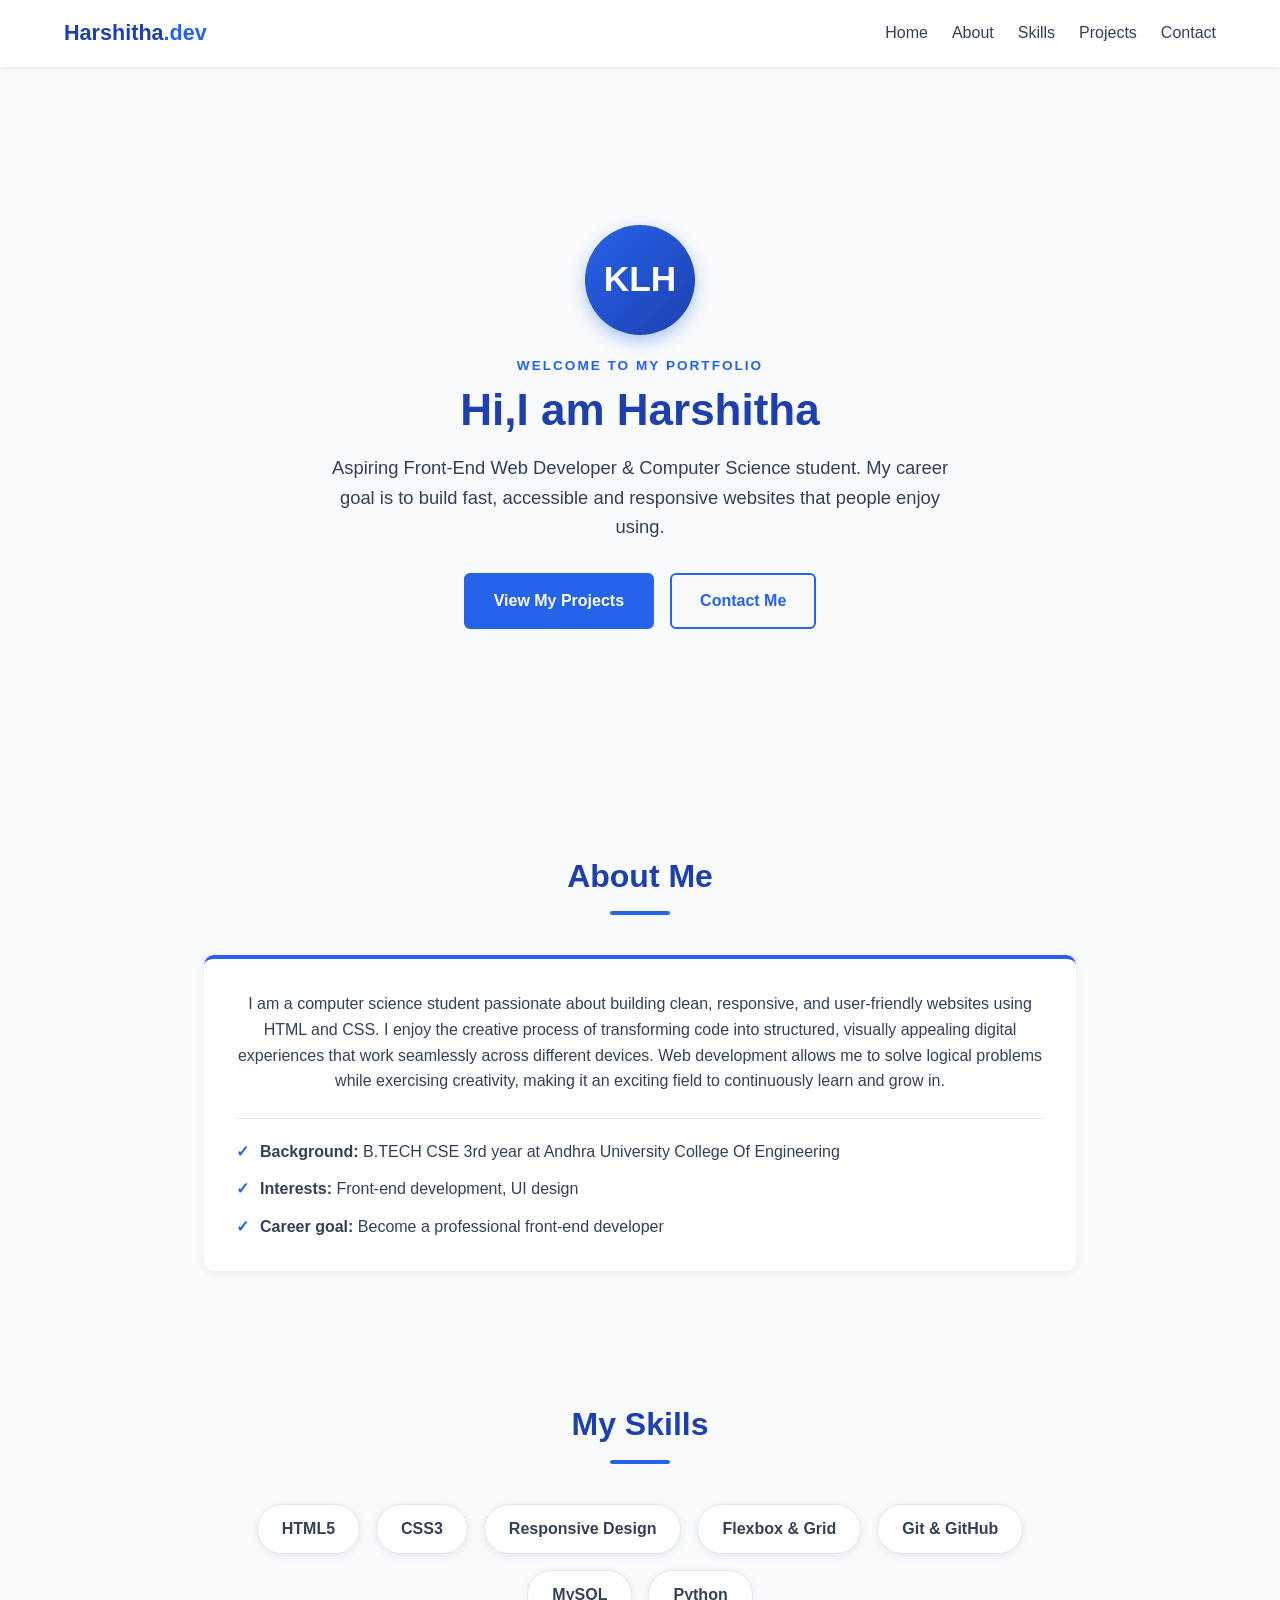
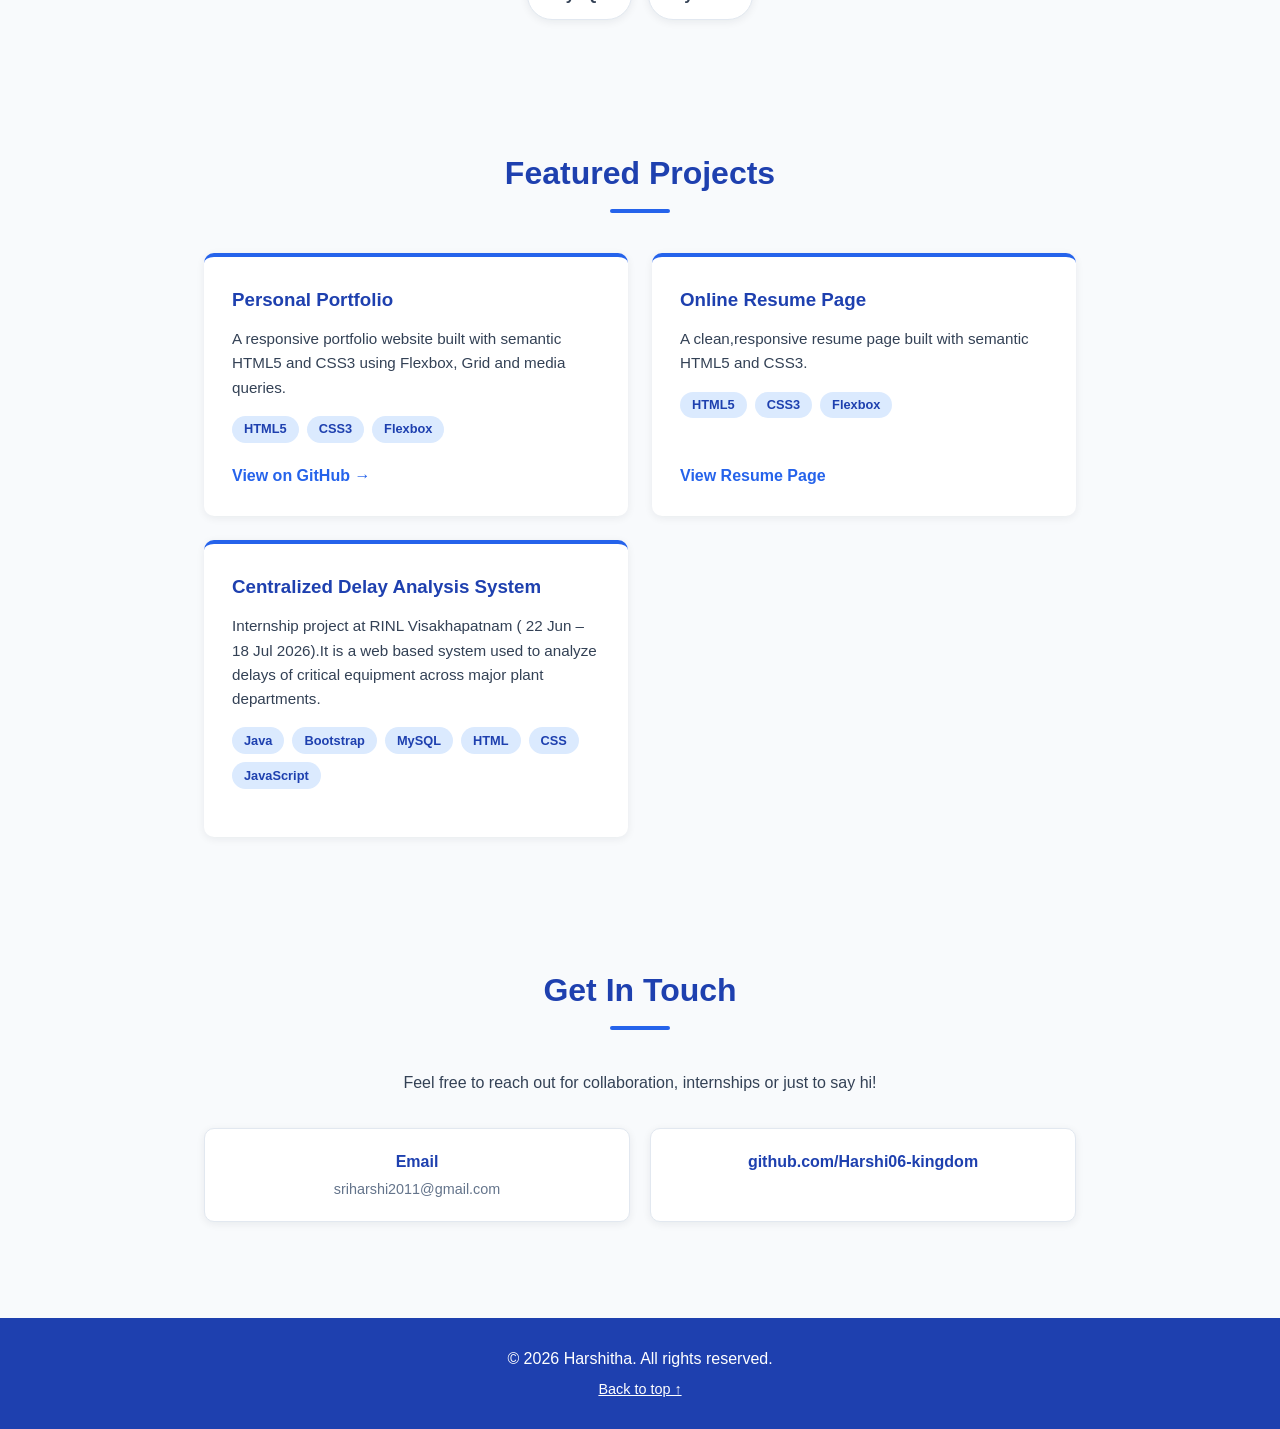
<file: index.html>
<!DOCTYPE html>
<html lang="en">
<head>
    <meta charset="UTF-8">
    <meta name="viewport" content="width=device-width, initial-scale=1.0">
    <meta name="description" content="Personal portfolio of Harshitha, an aspiring front-end web developer.">
    <title>Kallepalli Lakshmi Harshitha | Web Developer Portfolio</title>
    <link rel="stylesheet" href="style.css">
</head>
<body>

    <a class="skip-link" href="#main">Skip to main content</a>

    <!-- Header & Navigation -->
    <header>
        <a class="logo" href="#home" aria-label="Harshitha - back to top">Harshitha<span>.dev</span></a>
        <nav aria-label="Main navigation">
            <ul>
                <li><a href="#home">Home</a></li>
                <li><a href="#about">About</a></li>
                <li><a href="#skills">Skills</a></li>
                <li><a href="#projects">Projects</a></li>
                <li><a href="#contact">Contact</a></li>
            </ul>
        </nav>
    </header>

    <main id="main">

        <!-- Hero -->
        <section id="home" class="hero" aria-labelledby="hero-title">
            <div class="hero-content">
                <div class="avatar" role="img" aria-label="Profile picture placeholder">KLH</div>
                <p class="eyebrow">Welcome to my portfolio</p>
                <h1 id="hero-title">Hi,I am Harshitha</h1>
                <p class="hero-text">Aspiring Front-End Web Developer &amp; Computer Science student. My career goal is to build fast, accessible and responsive websites that people enjoy using.</p>
                <div class="hero-buttons">
                    <a href="#projects" class="btn">View My Projects</a>
                    <a href="#contact" class="btn btn-outline">Contact Me</a>
                </div>
            </div>
        </section>

        <!-- About -->
        <section id="about" class="about" aria-labelledby="about-title">
            <h2 id="about-title">About Me</h2>
            <div class="about-container">
                <p>I am a computer science student passionate about building clean, responsive, and user-friendly websites using HTML and CSS. I enjoy the creative process of transforming code into structured, visually appealing digital experiences that work seamlessly across different devices. Web development allows me to solve logical problems while exercising creativity, making it an exciting field to continuously learn and grow in.</p>
                <ul class="about-facts">
                    <li><strong>Background:</strong> B.TECH CSE 3rd year at Andhra University College Of Engineering</li>
                    <li><strong>Interests:</strong> Front-end development, UI design</li>
                    <li><strong>Career goal:</strong> Become a professional front-end developer</li>
                </ul>
            </div>
        </section>

        <!-- Skills -->
        <section id="skills" class="skills" aria-labelledby="skills-title">
            <h2 id="skills-title">My Skills</h2>
            <ul class="skills-grid">
                <li class="skill-card">HTML5</li>
                <li class="skill-card">CSS3</li>
                <li class="skill-card">Responsive Design</li>
                <li class="skill-card">Flexbox &amp; Grid</li>
                <li class="skill-card">Git &amp; GitHub</li>
                <li class="skill-card">MySQL</li>
                <li class="skill-card">Python</li>
            </ul>
        </section>

        <!-- Projects -->
        <section id="projects" class="projects" aria-labelledby="projects-title">
            <h2 id="projects-title">Featured Projects</h2>
            <div class="project-grid">

                <article class="project-card">
                    <h3>Personal Portfolio</h3>
                    <p>A responsive portfolio website built with semantic HTML5 and CSS3 using Flexbox, Grid and media queries.</p>
                    <ul class="tech-list" aria-label="Technologies used">
                        <li>HTML5</li>
                        <li>CSS3</li>
                        <li>Flexbox</li>
                    </ul>
                    <a class="card-link" href="https://github.com/Harshi06-kingdom/portfolio" target="_blank" rel="noopener noreferrer">View on GitHub &rarr;</a>
                </article>

                <article class="project-card">
                    <h3>Online Resume Page</h3>
                    <p>A clean,responsive resume page built with semantic HTML5 and CSS3.</p>
                    <ul class="tech-list" aria-label="Technologies used">
                        <li>HTML5</li>
                        <li>CSS3</li>
                        <li>Flexbox</li>
                    </ul>
                    <a class="card-link" href="resume.html">View Resume Page</a>
                </article>

                <article class="project-card">
                    <h3>Centralized Delay Analysis System</h3>
                    <p>Internship project at RINL Visakhapatnam ( 22 Jun &ndash; 18 Jul 2026).It is a web based system used to analyze delays of critical equipment across major plant departments.</p>
                    <ul class="tech-list" aria-label="Technologies used">
                        <li>Java</li>
                        <li>Bootstrap</li>
                        <li>MySQL</li>
                        <li>HTML</li>
                        <li>CSS</li>
                        <li>JavaScript</li>
                    </ul>
                </article>

            </div>
        </section>

        <!-- Contact -->
        <section id="contact" class="contact" aria-labelledby="contact-title">
            <h2 id="contact-title">Get In Touch</h2>
            <p class="contact-intro">Feel free to reach out for collaboration, internships or just to say hi!</p>
            <ul class="contact-grid">
                <li><a class="contact-card" href="mailto:sriharshi2011@gmail.com"><strong>Email</strong><span>sriharshi2011@gmail.com</span></a></li>
                <li><a class="contact-card" href="https://github.com/Harshi06-kingdom" target="_blank" rel="noopener noreferrer"><strong>github.com/Harshi06-kingdom</strong><span></span></a></li>
            </ul>
        </section>

    </main>

    <!-- Footer -->
    <footer>
        <p>&copy; 2026 Harshitha. All rights reserved.</p>
        <p class="footer-note"><a href="#home">Back to top &uarr;</a></p>
    </footer>

</body>
</html>
</file>
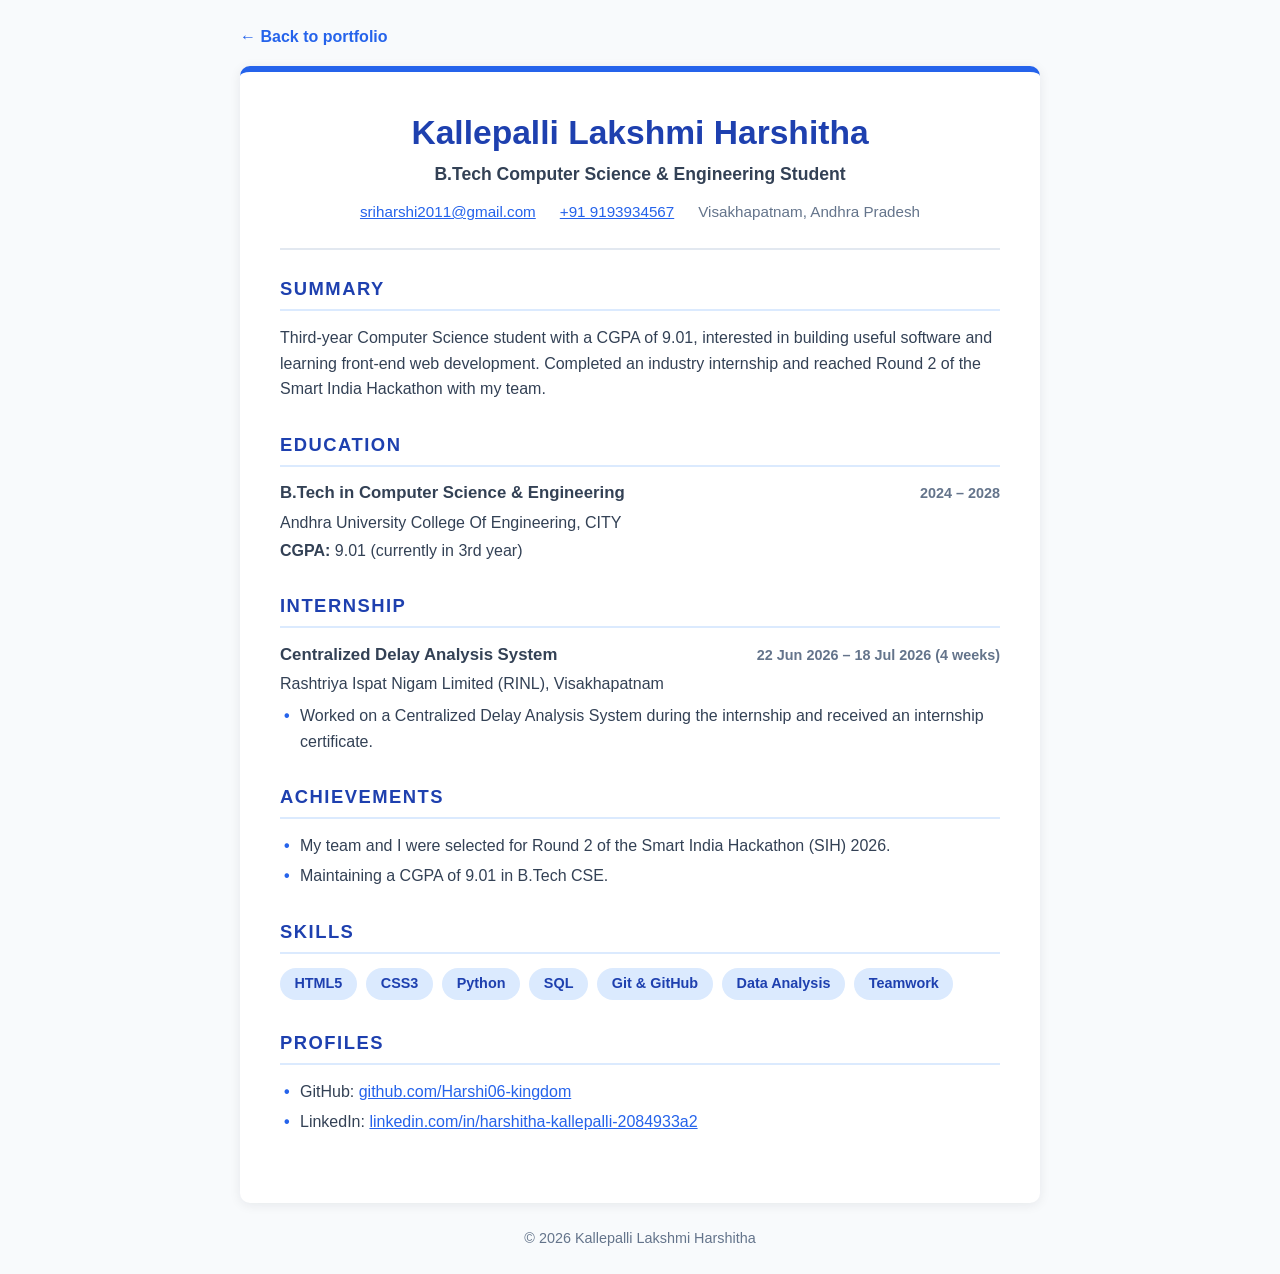
<file: resume.html>
<!DOCTYPE html>
<html lang="en">
<head>
    <meta charset="UTF-8">
    <meta name="viewport" content="width=device-width, initial-scale=1.0">
    <meta name="description" content="Resume of Kallepalli Lakshmi Harshitha, B.Tech Computer Science and Engineering student.">
    <title>Resume | Kallepalli Lakshmi Harshitha</title>
    <link rel="stylesheet" href="resume.css">
</head>
<body>

    <a class="back-link" href="index.html">&larr; Back to portfolio</a>

    <main class="resume">

        <!-- Heading -->
        <header class="resume-header">
            <h1>Kallepalli Lakshmi Harshitha</h1>
            <p class="headline">B.Tech Computer Science &amp; Engineering Student</p>
            <ul class="contact-list">
                <li><a href="mailto:sriharshi2011@gmail.com">sriharshi2011@gmail.com</a></li>
                <li><a href="tel:+919193934567">+91 9193934567</a></li>
                <li>Visakhapatnam, Andhra Pradesh</li>
            </ul>
        </header>

        <!-- Summary -->
        <section aria-labelledby="summary-title">
            <h2 id="summary-title">Summary</h2>
            <p>Third-year Computer Science student with a CGPA of 9.01, interested in building useful software and learning front-end web development. Completed an industry internship and reached Round 2 of the Smart India Hackathon with my team.</p>
        </section>

        <!-- Education -->
        <section aria-labelledby="education-title">
            <h2 id="education-title">Education</h2>
            <div class="entry">
                <div class="entry-top">
                    <h3>B.Tech in Computer Science &amp; Engineering</h3>
                    <span class="date">2024 &ndash; 2028</span>
                </div>
                <p>Andhra University College Of Engineering, CITY</p>
                <p><strong>CGPA:</strong> 9.01 (currently in 3rd year)</p>
            </div>
        </section>

        <!-- Internship -->
        <section aria-labelledby="internship-title">
            <h2 id="internship-title">Internship</h2>
            <div class="entry">
                <div class="entry-top">
                    <h3>Centralized Delay Analysis System</h3>
                    <span class="date"> 22 Jun 2026 &ndash; 18 Jul 2026 (4 weeks)</span>
                </div>
                <p>Rashtriya Ispat Nigam Limited (RINL), Visakhapatnam</p>
                <ul class="bullets">
                    <li>Worked on a Centralized Delay Analysis System during the internship and received an internship certificate.</li>
                </ul>
            </div>
        </section>

        <!-- Achievements -->
        <section aria-labelledby="achievements-title">
            <h2 id="achievements-title">Achievements</h2>
            <ul class="bullets">
                <li>My team and I were selected for Round 2 of the Smart India Hackathon (SIH) 2026.</li>
                <li>Maintaining a CGPA of 9.01 in B.Tech CSE.</li>
            </ul>
        </section>

        <!-- Skills -->
        <section aria-labelledby="skills-title">
            <h2 id="skills-title">Skills</h2>
            <ul class="chips">
                <li>HTML5</li>
                <li>CSS3</li>
                <li>Python</li>
                <li>SQL</li>
                <li>Git &amp; GitHub</li>
                <li>Data Analysis</li>
                <li>Teamwork</li>
            </ul>
        </section>

        <!-- Links -->
        <section aria-labelledby="links-title">
            <h2 id="links-title">Profiles</h2>
            <ul class="bullets">
                <li>GitHub: <a href="https://github.com/Harshi06-kingdom" target="_blank" rel="noopener noreferrer">github.com/Harshi06-kingdom</a></li>
                <li>LinkedIn: <a href="https://www.linkedin.com/in/harshitha-kallepalli-2084933a2" target="_blank" rel="noopener noreferrer">linkedin.com/in/harshitha-kallepalli-2084933a2</a></li>
            </ul>
        </section>

    </main>

    <footer>
        <p>&copy; 2026 Kallepalli Lakshmi Harshitha</p>
    </footer>

</body>
</html>
</file>
<file: style.css>
:root {
    --primary-color: #2563eb;
    --secondary-color: #1e40af;
    --accent-light: #dbeafe;
    --bg-color: #f8fafc;
    --text-color: #334155;
    --muted-color: #64748b;
    --border-color: #e2e8f0;
    --card-bg: #ffffff;
    --radius: 10px;
    --shadow: 0 2px 8px rgba(15, 23, 42, 0.07);
    --shadow-hover: 0 10px 24px rgba(15, 23, 42, 0.12);
    --transition: 0.3s ease;
}

* { margin: 0; padding: 0; box-sizing: border-box; }

html { scroll-behavior: smooth; scroll-padding-top: 5rem; }

body {
    font-family: 'Segoe UI', Tahoma, Geneva, Verdana, sans-serif;
    background-color: var(--bg-color);
    color: var(--text-color);
    line-height: 1.6;
}

ul { list-style: none; }
a { color: var(--primary-color); }

:focus-visible {
    outline: 3px solid var(--primary-color);
    outline-offset: 3px;
    border-radius: 4px;
}

.skip-link {
    position: absolute;
    left: -999px;
    top: 0;
    background: var(--secondary-color);
    color: #fff;
    padding: 0.75rem 1rem;
    z-index: 200;
}
.skip-link:focus { left: 0; }

/* Header */
header {
    background-color: var(--card-bg);
    display: flex;
    justify-content: space-between;
    align-items: center;
    padding: 1rem 5%;
    position: sticky;
    top: 0;
    box-shadow: 0 2px 4px rgba(0, 0, 0, 0.06);
    z-index: 100;
}

.logo {
    font-size: 1.35rem;
    font-weight: 700;
    color: var(--secondary-color);
    text-decoration: none;
}
.logo span { color: var(--primary-color); }

nav ul { display: flex; gap: 1.5rem; }

nav a {
    text-decoration: none;
    color: var(--text-color);
    font-weight: 500;
    padding-bottom: 4px;
    border-bottom: 2px solid transparent;
    transition: color var(--transition), border-color var(--transition);
}
nav a:hover, nav a:focus-visible {
    color: var(--primary-color);
    border-bottom-color: var(--primary-color);
}

/* Sections */
section { padding: 4rem 5%; max-width: 1000px; margin: 0 auto; }

section h2 {
    text-align: center;
    margin-bottom: 2.5rem;
    font-size: 2rem;
    color: var(--secondary-color);
}
section h2::after {
    content: "";
    display: block;
    width: 60px;
    height: 4px;
    margin: 0.6rem auto 0;
    background-color: var(--primary-color);
    border-radius: 2px;
}

/* Hero */
.hero {
    min-height: 80vh;
    display: flex;
    align-items: center;
    justify-content: center;
    text-align: center;
}
.hero-content { display: flex; flex-direction: column; align-items: center; }

.avatar {
    width: 110px;
    height: 110px;
    border-radius: 50%;
    background: linear-gradient(135deg, var(--primary-color), var(--secondary-color));
    color: #fff;
    font-size: 2.2rem;
    font-weight: 700;
    display: flex;
    align-items: center;
    justify-content: center;
    margin-bottom: 1.25rem;
    box-shadow: 0 6px 16px rgba(37, 99, 235, 0.35);
}

.eyebrow {
    text-transform: uppercase;
    letter-spacing: 2px;
    font-size: 0.85rem;
    font-weight: 600;
    color: var(--primary-color);
    margin-bottom: 0.5rem;
}

.hero-content h1 {
    font-size: 2.75rem;
    line-height: 1.2;
    margin-bottom: 1rem;
    color: var(--secondary-color);
}

.hero-text { font-size: 1.15rem; margin-bottom: 2rem; max-width: 620px; }

.hero-buttons { display: flex; gap: 1rem; flex-wrap: wrap; justify-content: center; }

.btn {
    display: inline-block;
    background-color: var(--primary-color);
    color: #fff;
    padding: 0.8rem 1.75rem;
    border: 2px solid var(--primary-color);
    border-radius: 6px;
    text-decoration: none;
    font-weight: 700;
    transition: background-color var(--transition), color var(--transition), transform var(--transition);
}
.btn:hover, .btn:focus-visible {
    background-color: var(--secondary-color);
    border-color: var(--secondary-color);
    transform: translateY(-2px);
}
.btn-outline { background-color: transparent; color: var(--primary-color); }
.btn-outline:hover, .btn-outline:focus-visible { color: #fff; }

/* About */
.about-container {
    background-color: var(--card-bg);
    padding: 2rem;
    border-radius: var(--radius);
    box-shadow: var(--shadow);
    border-top: 4px solid var(--primary-color);
}
.about-container > p { text-align: center; margin-bottom: 1.5rem; }

.about-facts {
    display: grid;
    gap: 0.75rem;
    padding-top: 1.25rem;
    border-top: 1px solid var(--border-color);
}
.about-facts li { padding-left: 1.5rem; position: relative; }
.about-facts li::before {
    content: "\2713";
    position: absolute;
    left: 0;
    color: var(--primary-color);
    font-weight: 700;
}

/* Skills */
.skills-grid { display: flex; flex-wrap: wrap; gap: 1rem; justify-content: center; }

.skill-card {
    background-color: var(--card-bg);
    padding: 0.7rem 1.5rem;
    border-radius: 50px;
    box-shadow: var(--shadow);
    font-weight: 600;
    border: 1px solid var(--border-color);
    transition: background-color var(--transition), color var(--transition), transform var(--transition);
}
.skill-card:hover {
    background-color: var(--primary-color);
    color: #fff;
    transform: translateY(-3px);
}

/* Projects */
.project-grid {
    display: grid;
    grid-template-columns: repeat(auto-fit, minmax(280px, 1fr));
    gap: 1.5rem;
}

.project-card {
    background-color: var(--card-bg);
    padding: 1.75rem;
    border-radius: var(--radius);
    box-shadow: var(--shadow);
    border-top: 4px solid var(--primary-color);
    display: flex;
    flex-direction: column;
    transition: transform var(--transition), box-shadow var(--transition);
}
.project-card:hover { transform: translateY(-6px); box-shadow: var(--shadow-hover); }
.project-card h3 { margin-bottom: 0.75rem; color: var(--secondary-color); }
.project-card p { margin-bottom: 1rem; font-size: 0.95rem; }

.tech-list { display: flex; flex-wrap: wrap; gap: 0.5rem; margin-bottom: 1.25rem; }
.tech-list li {
    background-color: var(--accent-light);
    color: var(--secondary-color);
    font-size: 0.8rem;
    font-weight: 600;
    padding: 0.2rem 0.75rem;
    border-radius: 50px;
}

.card-link { margin-top: auto; font-weight: 700; text-decoration: none; }
.card-link:hover { text-decoration: underline; }

/* Contact */
.contact-intro { text-align: center; margin-bottom: 2rem; }

.contact-grid {
    display: grid;
    grid-template-columns: repeat(auto-fit, minmax(220px, 1fr));
    gap: 1.25rem;
}

.contact-card {
    display: flex;
    flex-direction: column;
    gap: 0.25rem;
    height: 100%;
    background-color: var(--card-bg);
    padding: 1.25rem;
    border-radius: var(--radius);
    box-shadow: var(--shadow);
    border: 1px solid var(--border-color);
    text-align: center;
    text-decoration: none;
    color: var(--text-color);
    word-break: break-word;
    transition: transform var(--transition), box-shadow var(--transition), border-color var(--transition);
}
.contact-card strong { color: var(--secondary-color); }
.contact-card span { font-size: 0.9rem; color: var(--muted-color); }
.contact-card:hover, .contact-card:focus-visible {
    transform: translateY(-4px);
    box-shadow: var(--shadow-hover);
    border-color: var(--primary-color);
}

/* Footer */
footer {
    background-color: var(--secondary-color);
    color: #fff;
    text-align: center;
    padding: 1.75rem 1rem;
    margin-top: 2rem;
}
.footer-note { margin-top: 0.4rem; font-size: 0.9rem; }
footer a { color: #fff; }

/* Responsive */
@media (max-width: 992px) {
    .hero-content h1 { font-size: 2.4rem; }
}

@media (max-width: 768px) {
    header { flex-direction: column; gap: 0.75rem; padding: 0.9rem 1rem; }
    nav ul { gap: 1rem; flex-wrap: wrap; justify-content: center; }
    html { scroll-padding-top: 8rem; }
    section { padding: 3rem 1.25rem; }
    .hero { min-height: auto; padding-top: 3rem; }
    .hero-content h1 { font-size: 2rem; }
    section h2 { font-size: 1.7rem; }
}

@media (max-width: 480px) {
    .btn { width: 100%; text-align: center; }
    .hero-buttons { width: 100%; }
}

@media (prefers-reduced-motion: reduce) {
    html { scroll-behavior: auto; }
    * { transition: none !important; }
}
</file>
<file: resume.css>
:root {
    --primary-color: #2563eb;
    --secondary-color: #1e40af;
    --accent-light: #dbeafe;
    --bg-color: #f8fafc;
    --text-color: #334155;
    --muted-color: #64748b;
    --border-color: #e2e8f0;
    --card-bg: #ffffff;
}

* { margin: 0; padding: 0; box-sizing: border-box; }

body {
    font-family: 'Segoe UI', Tahoma, Geneva, Verdana, sans-serif;
    background-color: var(--bg-color);
    color: var(--text-color);
    line-height: 1.6;
    padding: 1.5rem 1rem 0;
}

ul { list-style: none; }
a { color: var(--primary-color); }

:focus-visible {
    outline: 3px solid var(--primary-color);
    outline-offset: 3px;
    border-radius: 4px;
}

.back-link {
    display: block;
    max-width: 800px;
    margin: 0 auto 1rem;
    font-weight: 600;
    text-decoration: none;
}
.back-link:hover { text-decoration: underline; }

.resume {
    max-width: 800px;
    margin: 0 auto;
    background-color: var(--card-bg);
    padding: 2.5rem;
    border-radius: 10px;
    box-shadow: 0 2px 12px rgba(15, 23, 42, 0.08);
    border-top: 6px solid var(--primary-color);
}

/* Heading */
.resume-header {
    text-align: center;
    padding-bottom: 1.5rem;
    border-bottom: 2px solid var(--border-color);
    margin-bottom: 1.5rem;
}
.resume-header h1 { font-size: 2.1rem; color: var(--secondary-color); line-height: 1.25; }
.headline { font-size: 1.1rem; font-weight: 600; margin: 0.4rem 0 0.75rem; }

.contact-list {
    display: flex;
    flex-wrap: wrap;
    justify-content: center;
    gap: 0.5rem 1.5rem;
    font-size: 0.95rem;
    color: var(--muted-color);
}

/* Sections */
section { margin-bottom: 1.75rem; }

section h2 {
    font-size: 1.15rem;
    text-transform: uppercase;
    letter-spacing: 1.5px;
    color: var(--secondary-color);
    padding-bottom: 0.35rem;
    margin-bottom: 0.85rem;
    border-bottom: 2px solid var(--accent-light);
}

.entry-top {
    display: flex;
    justify-content: space-between;
    align-items: baseline;
    gap: 1rem;
    flex-wrap: wrap;
}
.entry h3 { font-size: 1.05rem; color: var(--text-color); }
.date { font-size: 0.9rem; color: var(--muted-color); font-weight: 600; }
.entry p { margin-top: 0.15rem; }

.bullets { margin-top: 0.4rem; }
.bullets li { position: relative; padding-left: 1.25rem; margin-bottom: 0.3rem; }
.bullets li::before {
    content: "\2022";
    position: absolute;
    left: 0.25rem;
    color: var(--primary-color);
    font-weight: 700;
}

.chips { display: flex; flex-wrap: wrap; gap: 0.6rem; }
.chips li {
    background-color: var(--accent-light);
    color: var(--secondary-color);
    font-weight: 600;
    font-size: 0.9rem;
    padding: 0.3rem 0.9rem;
    border-radius: 50px;
}

footer {
    text-align: center;
    padding: 1.5rem 1rem;
    font-size: 0.9rem;
    color: var(--muted-color);
}

/* Mobile */
@media (max-width: 600px) {
    .resume { padding: 1.5rem 1.25rem; }
    .resume-header h1 { font-size: 1.6rem; }
}

/* Print: use Cmd + P to save as PDF */
@media print {
    body { background: #fff; padding: 0; }
    .back-link, footer { display: none; }
    .resume { box-shadow: none; border-radius: 0; max-width: 100%; padding: 0; }
}
</file>
